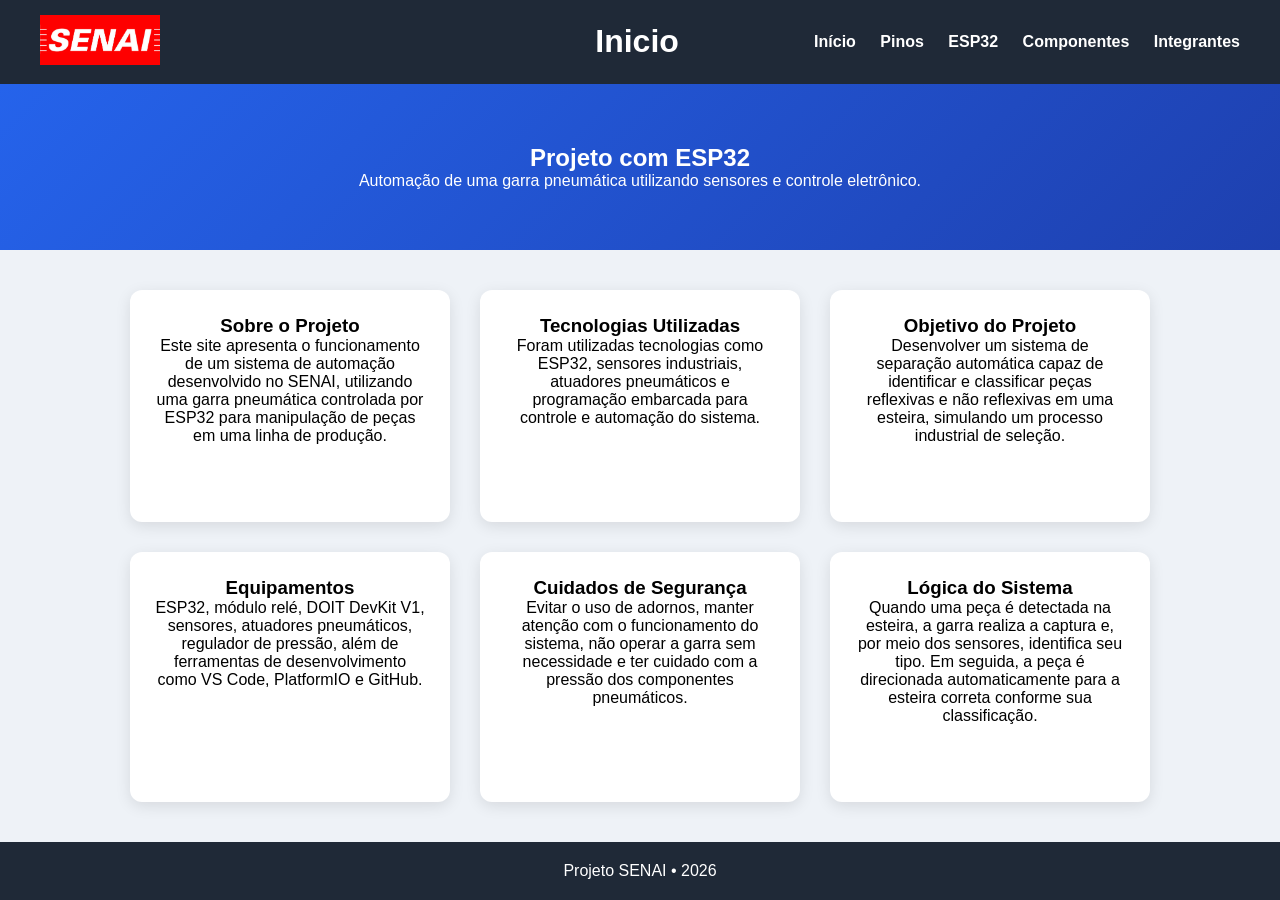
<file: index.html>
<!DOCTYPE html>
<html lang="pt-br">
<head>
<meta charset="UTF-8">
<meta name="viewport" content="width=device-width, initial-scale=1.0">
<title>Projeto Garra Pneumática</title>
<link rel="stylesheet" href="style.css">
</head>

<body>

<header>
    <div>
        <img id="logo" src="images/senai.png" alt="Logo SENAI">
    </div>
    <h1 id="textobase">Inicio</h1>

    <nav>
        <a href="index.html">Início</a>
        <a href="pinos.html">Pinos</a>
        <a href="esp32.html">ESP32</a>
        <a href="festo.html">Componentes</a>
        <a href="integrantes.html">Integrantes</a>
    </nav>
</header>

<section class="hero">
    <h2>Projeto com ESP32</h2>
    <p>Automação de uma garra pneumática utilizando sensores e controle eletrônico.</p>
</section>

<main class="container">

    <div class="card">
        <h3>Sobre o Projeto</h3>
        <p>
            Este site apresenta o funcionamento de um sistema de automação desenvolvido no SENAI, 
            utilizando uma garra pneumática controlada por ESP32 para manipulação de peças em uma linha de produção.
        </p>
    </div>
    
    <div class="card">
        <h3>Tecnologias Utilizadas</h3>
        <p>
            Foram utilizadas tecnologias como ESP32, sensores industriais, atuadores pneumáticos e 
            programação embarcada para controle e automação do sistema.
        </p>
    </div>
    
    <div class="card">
        <h3>Objetivo do Projeto</h3>
        <p>
            Desenvolver um sistema de separação automática capaz de identificar e classificar peças 
            reflexivas e não reflexivas em uma esteira, simulando um processo industrial de seleção.
        </p>
    </div>
    
    <div class="card">
        <h3>Equipamentos</h3>
        <p>
            ESP32, módulo relé, DOIT DevKit V1, sensores, atuadores pneumáticos, regulador de pressão, 
            além de ferramentas de desenvolvimento como VS Code, PlatformIO e GitHub.
        </p>
    </div>
    
    <div class="card">
        <h3>Cuidados de Segurança</h3>
        <p>
            Evitar o uso de adornos, manter atenção com o funcionamento do sistema, não operar a garra 
            sem necessidade e ter cuidado com a pressão dos componentes pneumáticos.
        </p>
    </div>
    
    <div class="card">
        <h3>Lógica do Sistema</h3>
        <p>
            Quando uma peça é detectada na esteira, a garra realiza a captura e, por meio dos sensores, 
            identifica seu tipo. Em seguida, a peça é direcionada automaticamente para a esteira correta 
            conforme sua classificação.
        </p>
    </div>

</main>

<footer>
    <p>Projeto SENAI • 2026</p>
</footer>

</body>
<script>
window.addEventListener("load", () => {
    document.body.classList.add("loaded");
});
</script>
</html>
</file>
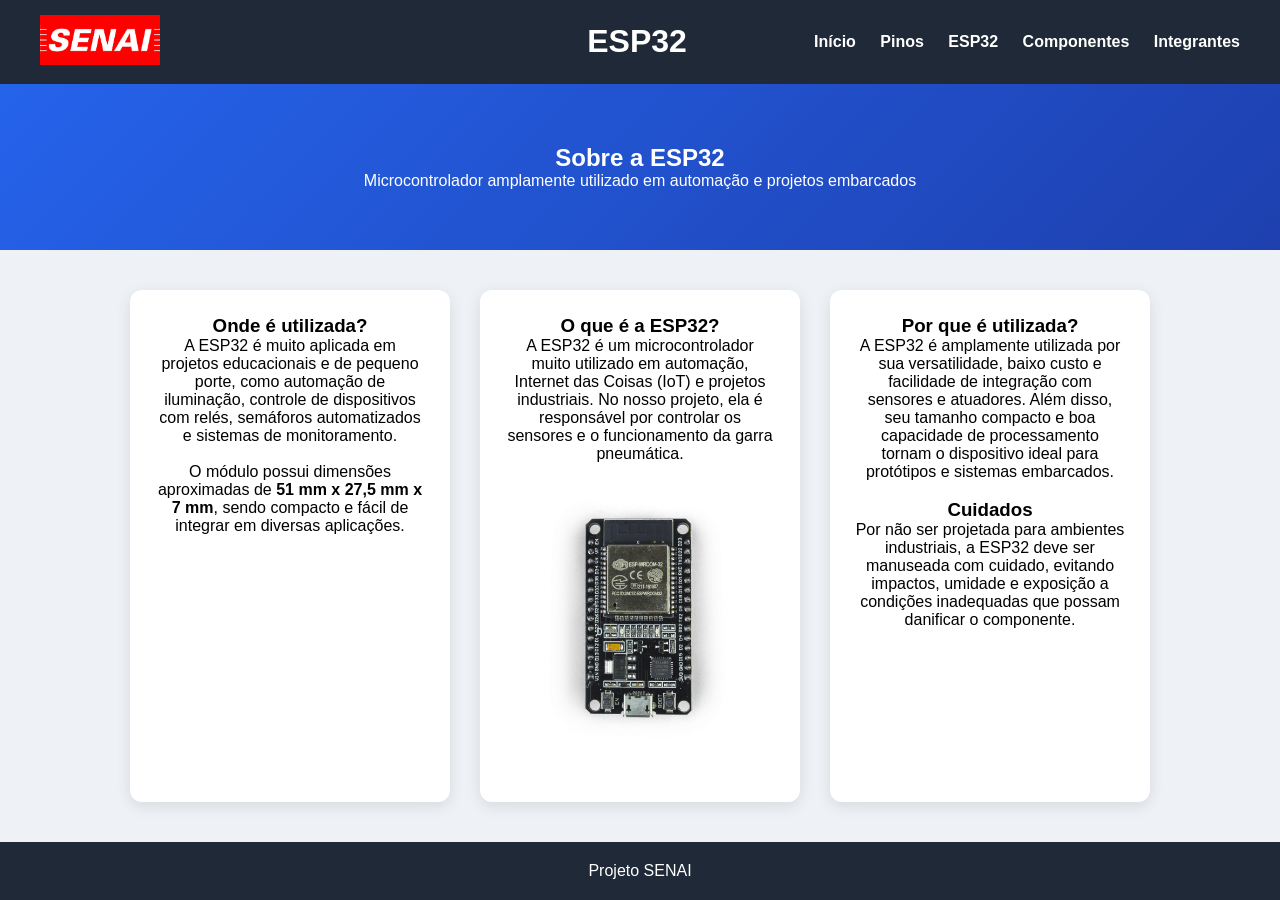
<file: esp32.html>
<!DOCTYPE html>
<html lang="pt-br">

<head>
    <meta charset="UTF-8">
    <title>ESP32</title>
    <link rel="stylesheet" href="style.css">
</head>

<body>

    <header>
        <div>
            <img id="logo" src="images/senai.png" alt="">
        </div>
        <h1 id="textobase">ESP32</h1>

        <nav>
            <a href="index.html">Início</a>
            <a href="pinos.html">Pinos</a>
            <a href="esp32.html">ESP32</a>
            <a href="festo.html">Componentes</a>
            <a href="integrantes.html">Integrantes</a>
        </nav>
    </header>

    <section class="hero">
        <h2>Sobre a ESP32</h2>
        <p>Microcontrolador amplamente utilizado em automação e projetos embarcados</p>
    </section>

    <main class="container">
        <div class="card">
            <h3>Onde é utilizada?</h3>
            <p>
                A ESP32 é muito aplicada em projetos educacionais e de pequeno porte, como automação de iluminação,
                controle de dispositivos com relés, semáforos automatizados e sistemas de monitoramento.
                <br><br>
                O módulo possui dimensões aproximadas de <strong>51 mm x 27,5 mm x 7 mm</strong>, sendo compacto
                e fácil de integrar em diversas aplicações.
            </p>
        </div>

        <div class="card">
            <h3>O que é a ESP32?</h3>
            <p>
                A ESP32 é um microcontrolador muito utilizado em automação, Internet das Coisas (IoT)
                e projetos industriais. No nosso projeto, ela é responsável por controlar os sensores
                e o funcionamento da garra pneumática.
            </p>

            <img class="imagem" src="images/esp32.png" alt="ESP32">
        </div>


        <div class="card">
            <h3>Por que é utilizada?</h3>
            <p>
                A ESP32 é amplamente utilizada por sua versatilidade, baixo custo e facilidade de integração
                com sensores e atuadores. Além disso, seu tamanho compacto e boa capacidade de processamento
                tornam o dispositivo ideal para protótipos e sistemas embarcados.
            </p>
            <br>
            <h3>Cuidados</h3>
            <p>
                Por não ser projetada para ambientes industriais, a ESP32 deve ser manuseada com cuidado,
                evitando impactos, umidade e exposição a condições inadequadas que possam danificar o componente.
            </p>
        </div>
    </main>

    <footer>
        <p>Projeto SENAI</p>
    </footer>

</body>
<script>
window.addEventListener("load", () => {
    document.body.classList.add("loaded");
});
</script>
</html>
</file>
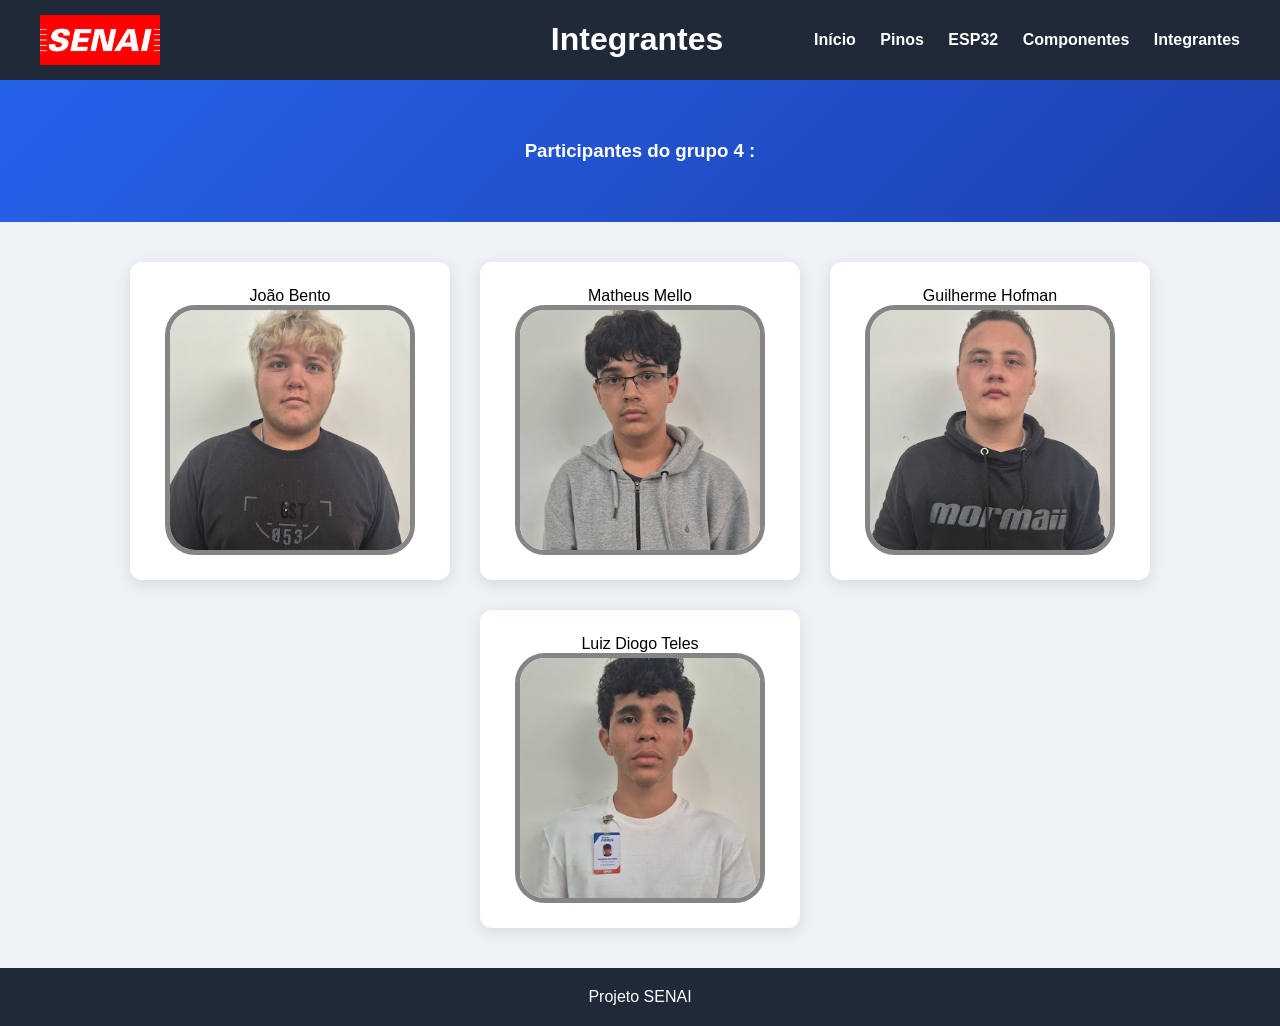
<file: integrantes.html>
<html lang="pt-br">
<head>
    <meta charset="UTF-8">
    <title>Integrantes</title>
    <link rel="stylesheet" href="style.css">
</head>
<body>

<header>
    <div>
        <img  id="logo" src="images/senai.png" alt="">
    </div>
    <h1 id="textobase">Integrantes</h1>
    <nav>
        <a href="index.html">Início</a>
        <a href="pinos.html">Pinos</a>
        <a href="esp32.html">ESP32</a>
        <a href="festo.html">Componentes</a>
        <a href="integrantes.html">Integrantes</a>
    </nav>
</header>

<main>
    <section class="hero">
       <h3>Participantes do grupo 4 :</h3>
    </section>
</main>

<main class="container">
    <div class="card"><p>João Bento</p>
    <img id="rosto" src="images/joao.jpg" alt=""></div>
    <div class="card"><p>Matheus Mello</p>
    <img id="rosto" src="images/matheus.jpg" alt=""></div>
    <div class="card"><p>Guilherme Hofman</p>
    <img id="rosto" src="images/guilherme.jpg" alt=""></div>
    <div class="card"><p>Luiz Diogo Teles</p>
    <img id="rosto" src="images/luiz.jpg" alt=""></div>
</main>

<footer>
    <p>Projeto SENAI</p>
</footer>

</body>
<script>
window.addEventListener("load", () => {
    document.body.classList.add("loaded");
});
</script>
</html>
</file>
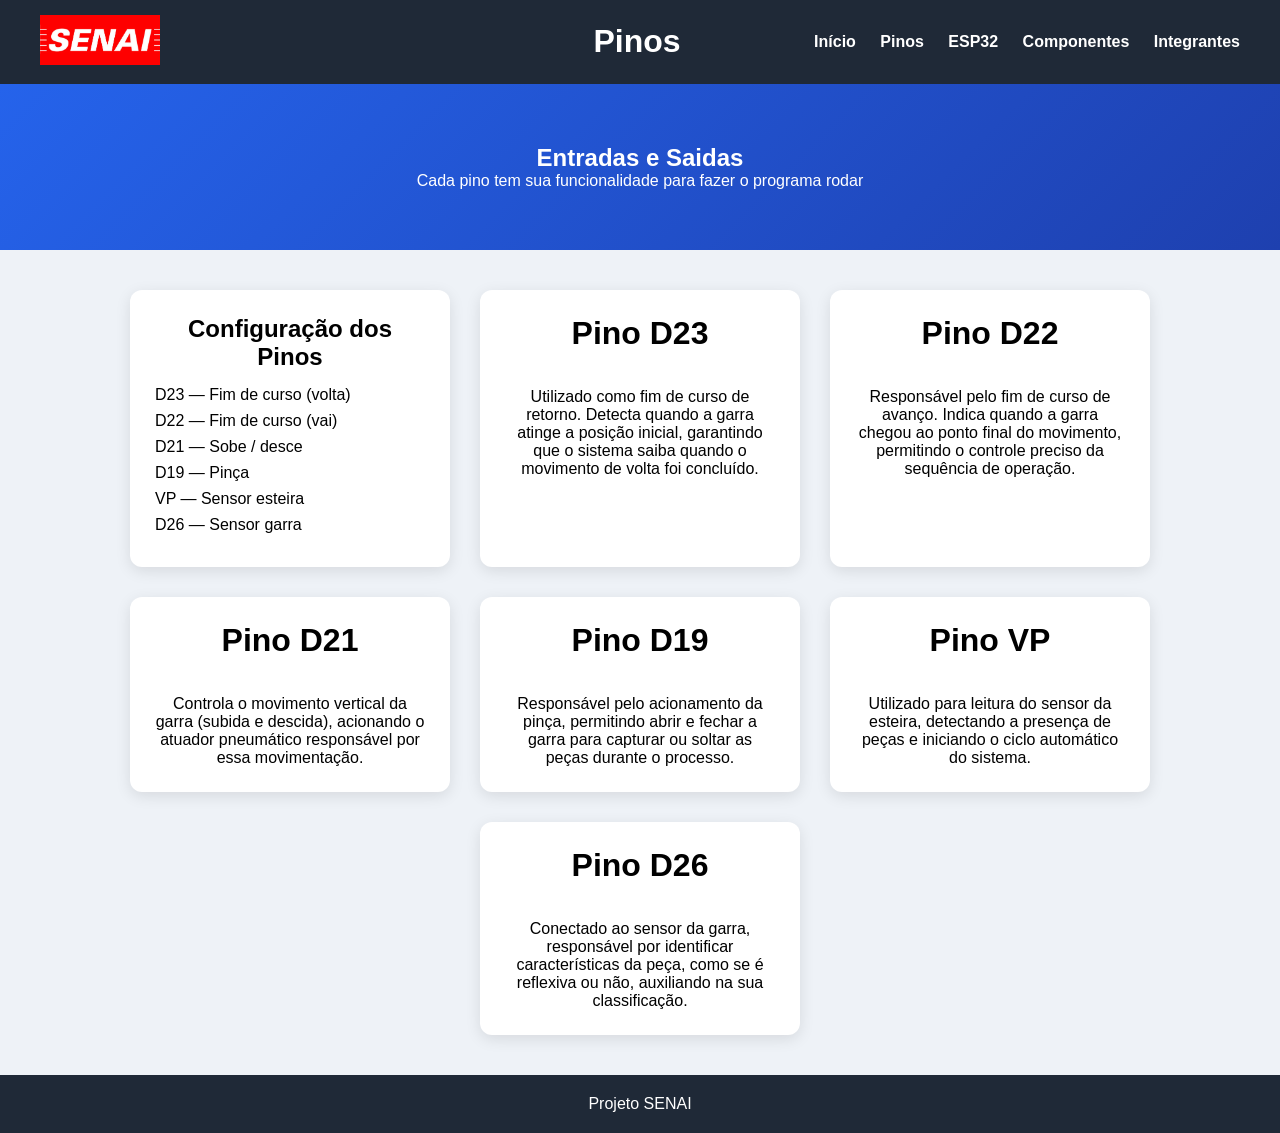
<file: pinos.html>
<!DOCTYPE html>
<html lang="pt-br">
<head>
<meta charset="UTF-8">
<title>Pinos ESP32</title>
<link rel="stylesheet" href="style.css">
</head>

<body>

<header>
    <div>
        <img id="logo" src="images/senai.png" alt="">
    </div>
    <h1 id="textobase">Pinos</h1>
    <nav>
        <a href="index.html">Início</a>
        <a href="pinos.html">Pinos</a>
        <a href="esp32.html">ESP32</a>
        <a href="festo.html">Componentes</a>
        <a href="integrantes.html">Integrantes</a>
    </nav>
</header>

<section class="hero">
    <h2>Entradas e Saidas</h2>
    <p>Cada pino tem sua funcionalidade para fazer o programa rodar</p>
</section>

<main class="container">

<div class="card">
<h2>Configuração dos Pinos</h2>

<ul class="lista">
<li>D23 — Fim de curso (volta)</li>
<li>D22 — Fim de curso (vai)</li>
<li>D21 — Sobe / desce</li>
<li>D19 — Pinça</li>
<li>VP — Sensor esteira</li>
<li>D26 — Sensor garra</li>
</ul>
</div>

<div class="card">
<h1>Pino D23</h1> <br> <br>
<p>Utilizado como fim de curso de retorno. Detecta quando a garra atinge a posição inicial,
    garantindo que o sistema saiba quando o movimento de volta foi concluído.</p>
</div>
<div class="card">
<h1>Pino D22</h1> <br> <br>
<p>Responsável pelo fim de curso de avanço. Indica quando a garra chegou ao ponto final do movimento,
    permitindo o controle preciso da sequência de operação.</p>
</div>
<div class="card">
<h1>Pino D21</h1> <br> <br>
<p>Controla o movimento vertical da garra (subida e descida), acionando o atuador pneumático
    responsável por essa movimentação.</p>
</div>
<div class="card">
<h1>Pino D19</h1> <br> <br>
<p> Responsável pelo acionamento da pinça, permitindo abrir e fechar a garra para capturar
    ou soltar as peças durante o processo.</p>
</div>
<div class="card">
<h1>Pino VP</h1> <br> <br>
<p>Utilizado para leitura do sensor da esteira, detectando a presença de peças e iniciando
    o ciclo automático do sistema.
</p>
</div>
<div class="card"> 
<h1>Pino D26</h1> <br> <br>
<p> Conectado ao sensor da garra, responsável por identificar características da peça,
    como se é reflexiva ou não, auxiliando na sua classificação.</p>
</div>

</main>

<footer>
<p>Projeto SENAI</p>
</footer>

</body>
<script>
window.addEventListener("load", () => {
    document.body.classList.add("loaded");
});
</script>
</html>
</file>
<file: style.css>
/* RESET */
* {
    margin: 0;
    padding: 0;
    box-sizing: border-box;
    font-family: Arial, Helvetica, sans-serif;
}

html, body {
    background: #eef2f7;
    height: 100%;
}

body{
    display: flex;
    flex-direction: column;
    opacity: 0;
    transition: opacity 0.4s ease;
}

body.loaded {
    opacity: 1;
}

main{
    flex: 1;
}

header {
    background: #1f2937;
    color: white;
    display: flex;
    justify-content: space-between;
    align-items: center;
    padding: 15px 40px;
}

nav a {
    color: white;
    text-decoration: none;
    margin-left: 20px;
    font-weight: bold;
    transition: 0.3s;
}

nav a:hover {
    color: #38bdf8;
}


.hero {
    background: linear-gradient(135deg, #2563eb, #1e40af);
    color: white;
    text-align: center;
    padding: 60px 20px;
}

.container {
    display: flex;
    justify-content: center;
    gap: 30px;
    padding: 40px;
    flex-wrap: wrap;
}

.card {
    background: white;
    padding: 25px;
    border-radius: 12px;
    width: 100%;
    max-width: 320px;
    box-shadow: 0 4px 15px rgba(0,0,0,0.1);
    text-align: center;
}

.lista {
    text-align: left;
    margin-top: 15px;
}

.lista li {
    margin-bottom: 8px;
}

.imagem {
    width: 100%;
    margin-top: 20px;
    border-radius: 10px;
}

.galeria {
    display: grid;
    grid-template-columns: repeat(auto-fit, minmax(250px, 1fr));
    gap: 20px;
    padding: 30px;
    max-width: 1100px;
    margin: auto;
}

.galeria .card {
    padding: 0;
    overflow: hidden;
    transition: 0.3s;
}

.galeria .card:hover {
    transform: scale(1.03);
}

.galeria .card img {
    width: 100%;
    height: 200px;
    object-fit: cover;
}

.galeria .card p {
    padding: 10px;
    font-size: 14px;
}

#logo{
    width: 120px;
    height: auto;
}

#textobase{
    margin-left: 320px;
}

ul{
    list-style: none;
}

footer {
    background: #1f2937;
    color: white;
    text-align: center;
    padding: 20px;
}

#rosto{
   width: 250px;
   border: solid 5px rgb(133, 133, 133);
   border-radius: 30px;
}

video {
    width: 100%;
    height: auto;
    border-radius: 10px;
}

@media (max-width: 768px) {
    
    header {
        flex-direction: column;
        text-align: center;
        gap: 10px;
    }

    nav {
        display: flex;
        flex-wrap: wrap;
        justify-content: center;
        gap: 10px;
    }

    nav a {
        margin: 0;
    }

    #textobase {
        margin-left: 0;
    }

    #logo {
        width: 120px;
        height: auto;
    }

    .hero {
        padding: 40px 15px;
    }

    .hero h2 {
        font-size: 22px;
    }

    .card {
        padding: 20px;
    }
}
</file>
